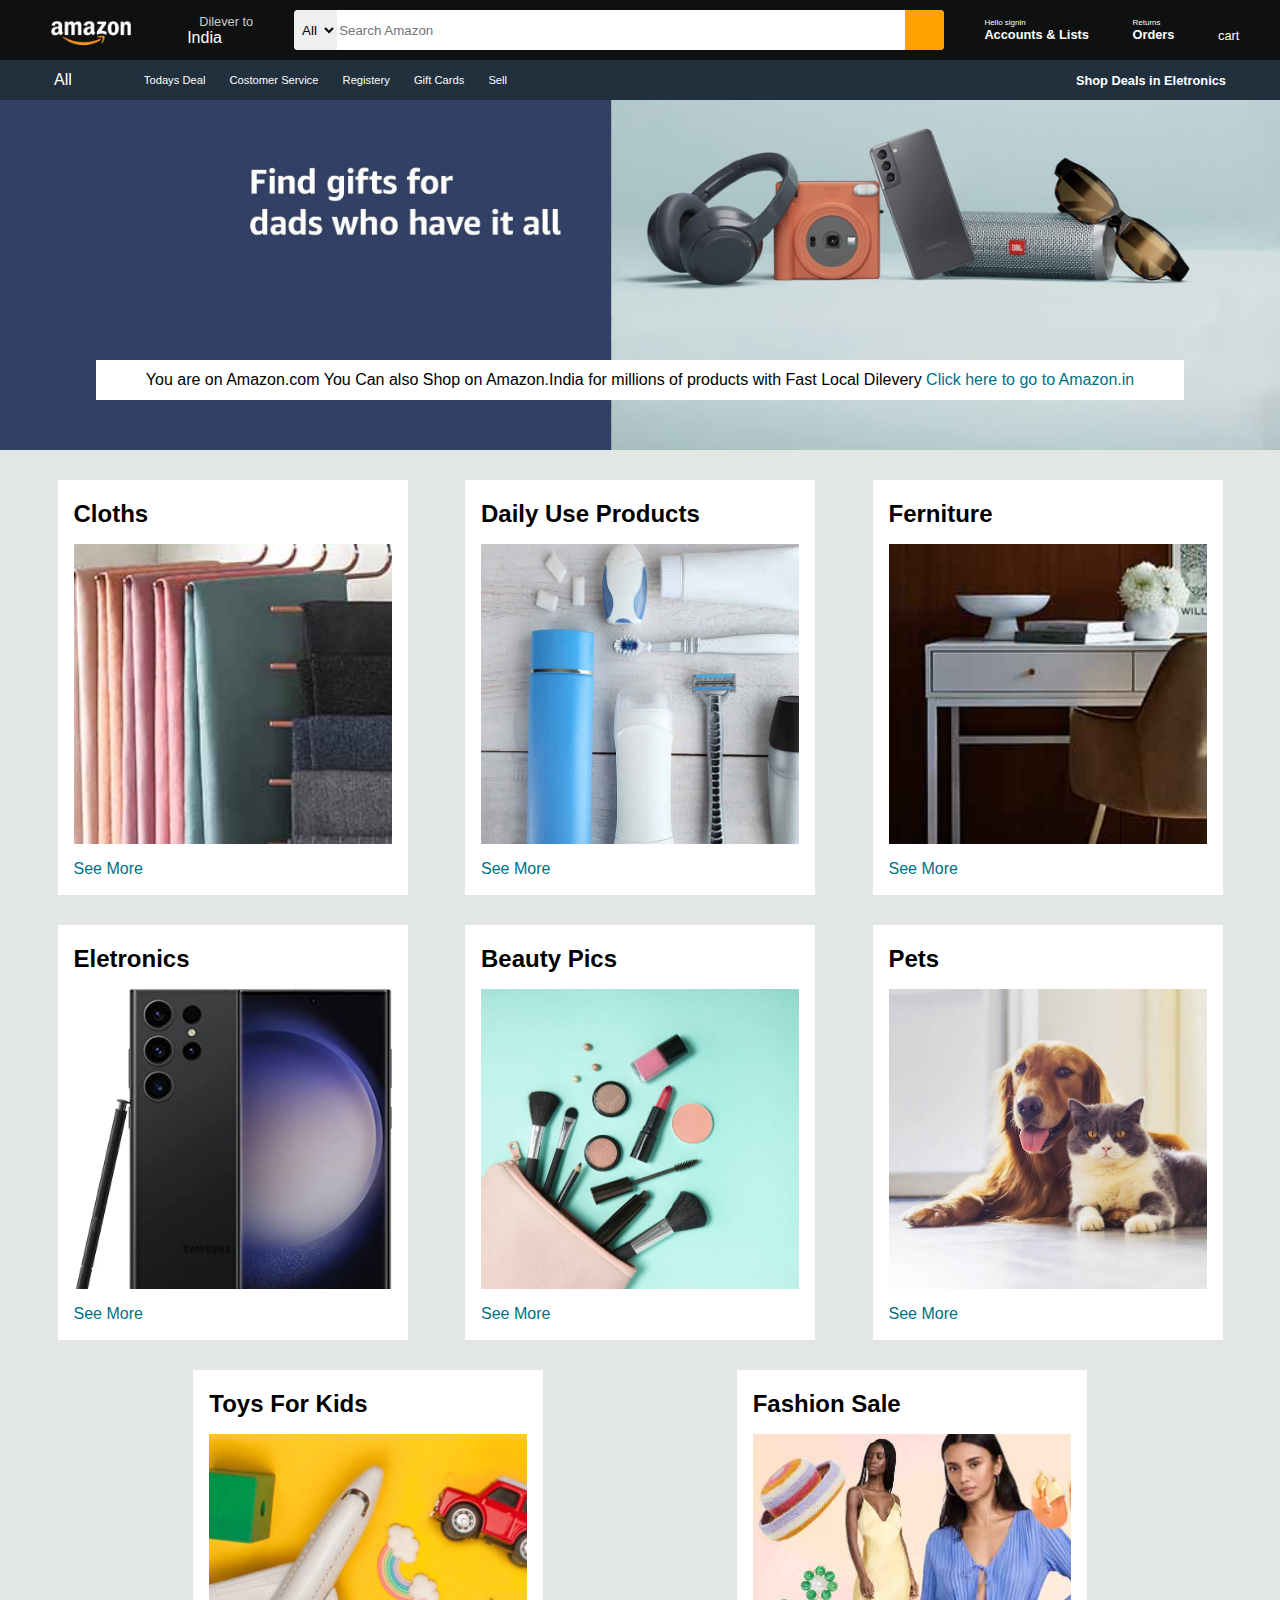
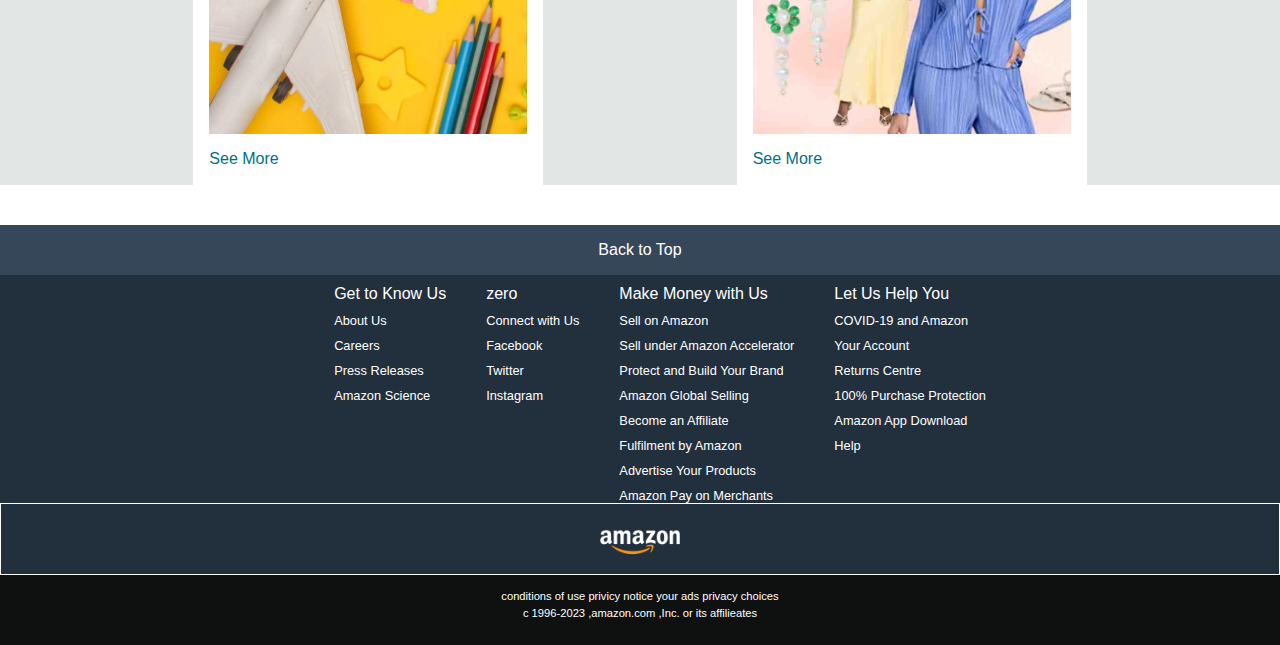
<file: index.html>
<!DOCTYPE html>
<html lang="en">
<head>
    <meta charset="UTF-8">
    <meta name="viewport" content="width=device-width, initial-scale=1.0">
    <title>DocumenT</title>
    <link rel="stylesheet" href="https://cdnjs.cloudflare.com/ajax/libs/font-awesome/6.4.0/css/all.min.css" integrity="sha512-iecdLmaskl7CVkqkXNQ/ZH/XLlvWZOJyj7Yy7tcenmpD1ypASozpmT/E0iPtmFIB46ZmdtAc9eNBvH0H/ZpiBw==" crossorigin="anonymous" referrerpolicy="no-referrer" />
    <link rel="stylesheet" href="style.css">
</head>
<body>
    <header>
    <div class="navbar ">
        <div class="nav-logo border">
            <div class="logo"></div>            
        </div>
        <div class="region border">
            <p class="add-1">Dilever to</p>
            <div class="add-icon">
                <i class="fa-solid fa-location-dot"></i>
                <p class="add-2">India</p>
            </div>            
        </div>

        <div class="nav-search">
            <select  class="search-select">
                <option value="all" selected>All</option>
            </select>
            <input type="text" class="search-input" placeholder="Search Amazon">
            <div class="search-icon"><i class="fa-solid fa-magnifying-glass"></i></div>
        </div>

        <div class="nav-signup border">
            <p class="nav-up"><span>Hello signin</span></p>
            <p class="nav-down">Accounts & Lists</p>
        </div>
        
        <div class="nav-return border">
            <p class="nav-up"><span>Returns</span></p>
            <p class="nav-down">Orders</p>
        </div>
        <div class="nav-cart border">
            <i class="fa-solid fa-cart-shopping"></i>
            cart
        </div>
    </div>

    <div class="penal">
        <div class="all border">
            <i class="fa-solid fa-bars"></i>
            All
        </div>
        <div class="options">
            <p class="border">Todays Deal</p>
            <p class="border">Costomer Service</p>
            <p class="border">Registery</p>
            <p class="border">Gift Cards</p>
            <p class="border">Sell</p>
        </div>
        <div class="deals border">
            <p>Shop Deals in Eletronics</p>
        </div>
    </div>
</header>

<div class="hero-section">
    <div class="hero-msg">
        <p>You are on Amazon.com You Can also Shop on Amazon.India for millions of products with Fast Local Dilevery <a href="#">Click here to go to Amazon.in</a></p>
    </div>
</div>

<main>
<div class="shop-section">
    <div class="box">
        <div class="box-content">
            <h2>Cloths</h2>
        <div class="box-img" style=" background-image: url('box1_image.jpg');"></div>
        <p>See More</p>
        </div>       
    </div>
    <div class="box">
        <div class="box-content">
            <h2>Daily Use Products</h2>
        <div class="box-img" style=" background-image: url('box2_image.jpg');"></div>
        <p>See More</p>
        </div>
    </div>
    <div class="box">
        <div class="box-content">
            <h2>Ferniture</h2>
        <div class="box-img" style=" background-image: url('box3_image.jpg');"></div>
        <p>See More</p>
        </div>
    </div>
    <div class="box">
        <div class="box-content">
            <h2>Eletronics</h2>
        <div class="box-img" style=" background-image: url('box4_image.jpg');"></div>
        <p>See More</p>
        </div>
    </div>
    <div class="box">
        <div class="box-content">
            <h2>Beauty Pics</h2>
        <div class="box-img" style=" background-image: url('box5_image.jpg');"></div>
        <p>See More</p>
        </div>       
    </div>
    <div class="box">
        <div class="box-content">
            <h2>Pets</h2>
        <div class="box-img" style=" background-image: url('box6_image.jpg');"></div>
        <p>See More</p>
        </div>
    </div>
    <div class="box">
        <div class="box-content">
            <h2>Toys For Kids</h2>
        <div class="box-img" style=" background-image: url('box7_image.jpg');"></div>
        <p>See More</p>
        </div>
    </div>
    <div class="box">
        <div class="box-content">
            <h2>Fashion Sale</h2>
        <div class="box-img" style=" background-image: url('box8_image.jpg');"></div>
        <p>See More</p>
        </div>
</div>
</main>
<footer>
    <div class="foot-penal1">
        Back to Top
    </div>

    <div class="foot-penal2">
        <ul>
            <p>Get to Know Us</p>
            <a href="">About Us</a>
            <a href="">Careers</a>
            <a href="">Press Releases</a>
            <a href="">Amazon Science</a>
            
        </ul>
        <ul>
            <p>zero</p>
            <a href="">Connect with Us</a>
            <a href="">Facebook</a>
            <a href="">Twitter</a>
            <a href="">Instagram</a>
            
        </ul>
        <ul>
            <p>Make Money with Us</p>
            <a href="">Sell on Amazon</a>
            <a href="">Sell under Amazon Accelerator</a>
            <a href="">Protect and Build Your Brand</a>
            <a href="">Amazon Global Selling</a>
            <a href="">Become an Affiliate</a>
            <a href="">Fulfilment by Amazon</a>
            <a href="">Advertise Your Products</a>
            <a href="">Amazon Pay on Merchants</a>
        </ul>
        <ul>
            <p>Let Us Help You</p>
            <a href="">COVID-19 and Amazon</a>
            <a href="">Your Account</a>
            <a href="">Returns Centre</a>
            <a href="">100% Purchase Protection</a>
            <a href="">Amazon App Download</a>
            <a href="">Help</a>
        </ul>
        
    </div>
    <div class="foot-penal3">
        <div class="logo1"></div>
    </div>

<div class="foot-penal4">
    <div class="pages">
        <a >conditions of use</a>
        <a >privicy notice</a>
        <a >your ads privacy choices</a>
    </div>
    <div class="copy">
        c 1996-2023 ,amazon.com ,Inc. or its affilieates  
    </div>
</div>

</footer>



    
</body>
</html>
</file>
<file: style.css>
*{
    margin: 0;
    font-family: Arial, Helvetica, sans-serif;
    border : border-box;
}


.navbar{
    height: 60px;
    
    background-color: #0f1111;
    color: white;
    display: flex;
    align-items: center;
    justify-content: space-evenly;

}

.nav-logo{
    height: 50px;
    width: 100px;
}
.logo{
    background-image: url("amazon_logo.png");
    height: 50px;
    width: 100px;
    background-size: cover;    
}

.border{
    border: 3px solid transparent;
    border-radius: 4px;
}
.border:hover{
    border: 3px solid white;
}
.icon-india{
    display: flex;
}
.add-1{
    color: #cccccc;
    font-size: 0.8rem;
    margin-left: 15px;
}
.add-2{
    font-size: 1rem;
    margin-left: 3px;
}
.add-icon{
    display: flex;
    align-items: center;
}

.nav-search{
    background-color: pink;
    border-radius: 4px;
    width: 650px;
    height: 40px;
    display: flex;
    justify-content: space-evenly;
}

.search-select{
    width: 50px;
    text-align: center;
    border-top-left-radius:4px ;
    border-bottom-left-radius: 4px;
    border: none;

}
.search-input{ 
    width: 100%;
    border: none;
}
.search-icon{
    width: 45px;
    display: flex;
    align-items: center;
    justify-content: space-evenly;
    background-color: rgb(255, 162, 0);
    border-top-right-radius:4px ;
    border-bottom-right-radius: 4px;
    color: #0f1111;
}

.nav-up{
    font-size: 0.5rem;

}
.nav-down{
    font-size: 0.8rem;
    font-weight: 800;
}
.nav-cart{
    
    font-size: 0.8rem;
}
.nav-cart i {
    font-size: 30px;
}

.nav-search:hover{
    border: 4px solid orange;
    border-radius: 4%;
}

.penal{
    color: white;
    height: 40px;
    background-color: #222f3d;
    display: flex;
    justify-content: space-evenly;
    align-items: center;
}
.options{
    font-size: 0.7rem;
    width: 70%;
    
}
.options p {
    display: inline;
    margin-left: 15px;
    

}
.deals{
    font-size: 0.8rem;
    font-weight:800;
}
.hero-section{
    background-image: url("hero_image.jpg");
    height: 350px;
    background-size: cover;
    display: flex;
    justify-content: center;
    align-items: flex-end;
}
.hero-msg{
    color: black;
    background-color: rgb(255, 255, 255);
    justify-content: center;
    display: flex;
    align-items: center;
    height: 40px;
    margin-bottom: 50px;
    width: 85%;

}
.hero-msg a{
    
    color: #007185;
    text-decoration: none;
}

/* shop section */

.shop-section{

display: flex;
flex-wrap: wrap;
justify-content: space-evenly;
background-color: #e2e7e6;
}
.box{
    margin-top: 30px;
    background-color: white;
    height: 380px;
    min-width: 350px;
    width: 23%;
    padding: 20px 0px 15px;
}
.box-img{
    height: 300px;
    background-size: cover;
    margin-top: 1rem;
    margin-bottom: 1rem;
    
}
.box-content{
    margin-left: 1rem;
    margin-right: 1rem;
}
.box-content p{
    color: #007185;
}

footer{
    margin-top: 40px;
}

.foot-penal1{
    background-color: #37475a;
    color: white;
    height: 50px;
    display: flex;
    justify-content: center;
    align-items: center;
    
}

.foot-penal2{
    display: flex;
    justify-content: center;
    background-color: #222f3d;
    color: white; 

}
ul p{
    margin-top: 10px;
    font-size: 1rem;
    font-weight: 400;
}
ul a{
    display: block;
    font-size: 0.8rem;
    color: white;
    text-decoration: none;
    margin-top: 10px;
}
.foot-penal3{
    
    height: 70px;
    background-color: #222f3d;
    border: 0.5px solid white;
    display: flex;
    align-items: center;
    justify-content: space-evenly;
}
.logo1{
    background-image: url("amazon_logo.png");
    height: 50px;
    width: 100px;
    background-size: cover;    
}

.foot-penal4{
    background-color: #0f1111;
    color: white;
    font-size: 0.7rem;
    text-align: center;
    height: 70px;
    
}
.pages{

padding-top: 15px;
}
.copy{

margin-top: 5px;
}
</file>
